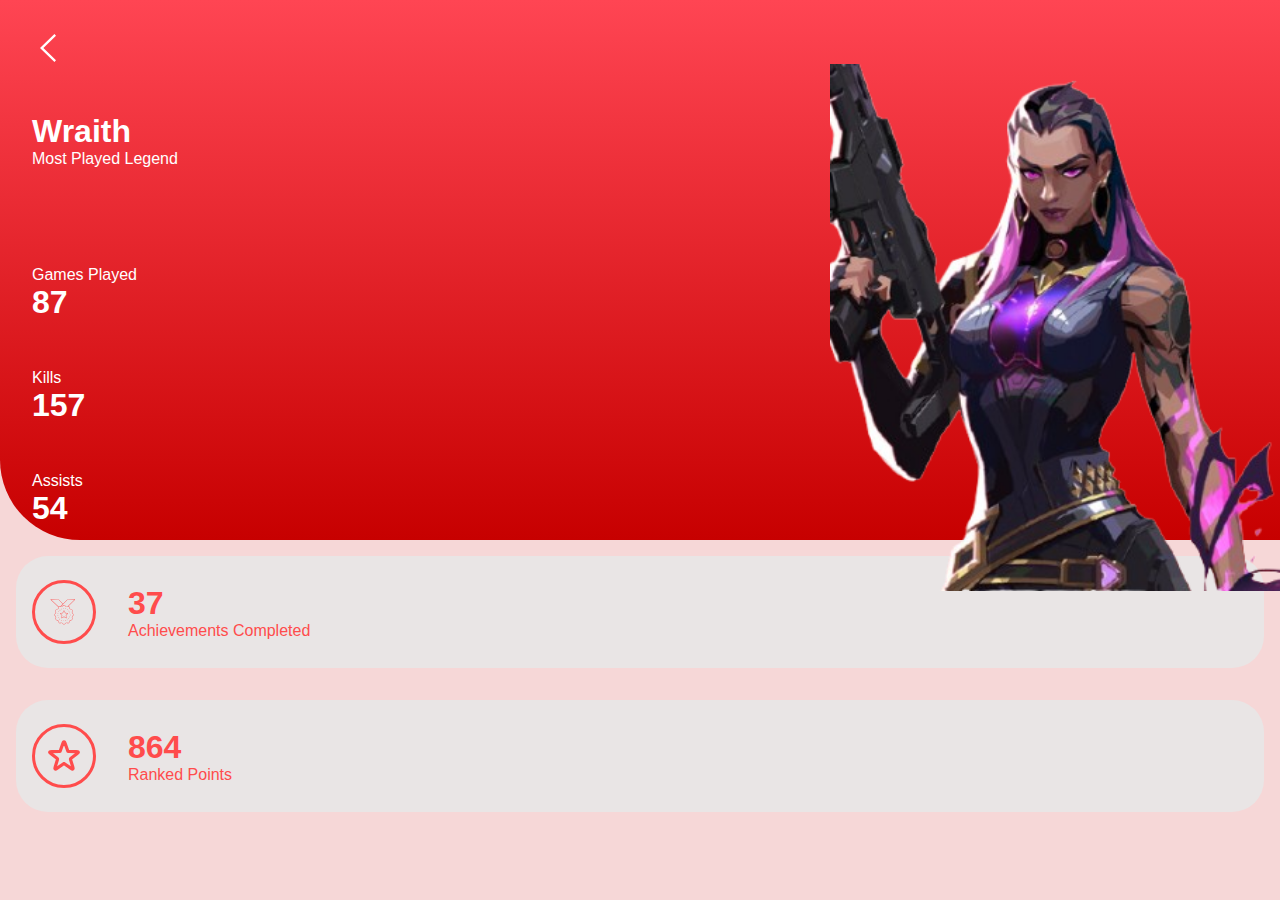
<file: task1/index.html>
<!DOCTYPE html>
<html lang="en">
<head>
  <meta charset="UTF-8">
  <meta name="viewport" content="width=device-width, initial-scale=1.0">
  <link rel="stylesheet" href="style.css">
  <title>CSS Battle - Task 1</title>
</head>
<body>
  <div class="main">
    <div class="top">
      <nav><img src="./assets/left-arrow-backup-2-svgrepo-com.svg" alt="arrow"></nav>
      <div class="content">
        <div class="text">
          <div class="heading">
            <h1>Wraith</h1>
            <p>Most Played Legend</p>
          </div>
          <div class="stats">
            <div class="sd">
              <p>Games Played</p>
              <h1>87</h1>
            </div>
            <div class="sd">
              <p>Kills</p>
              <h1>157</h1>
            </div>
            <div class="sd">
              <p>Assists</p>
              <h1>54</h1>
            </div>
          </div>
        </div>
        <img src="./assets/valorant-characters-reyna-removebg-preview.png" class="image" alt="">
      </div>
    </div>
    <div class="bottom">
      <div class="fst">
        <img src="./assets/achievement-badge-medal-svgrepo-com.svg" class="icon" alt="">
        <div class="text">
          <h1>37</h1>
          <p>Achievements Completed</p>
        </div>
      </div>
      <div class="fst">
        <img src="./assets/star-sharp-svgrepo-com.svg" class="icon" alt="">
        <div class="text">
          <h1>864</h1>
          <p>Ranked Points</p>
        </div>
      </div>
    </div>
  </div>
</body>
</html>
</file>
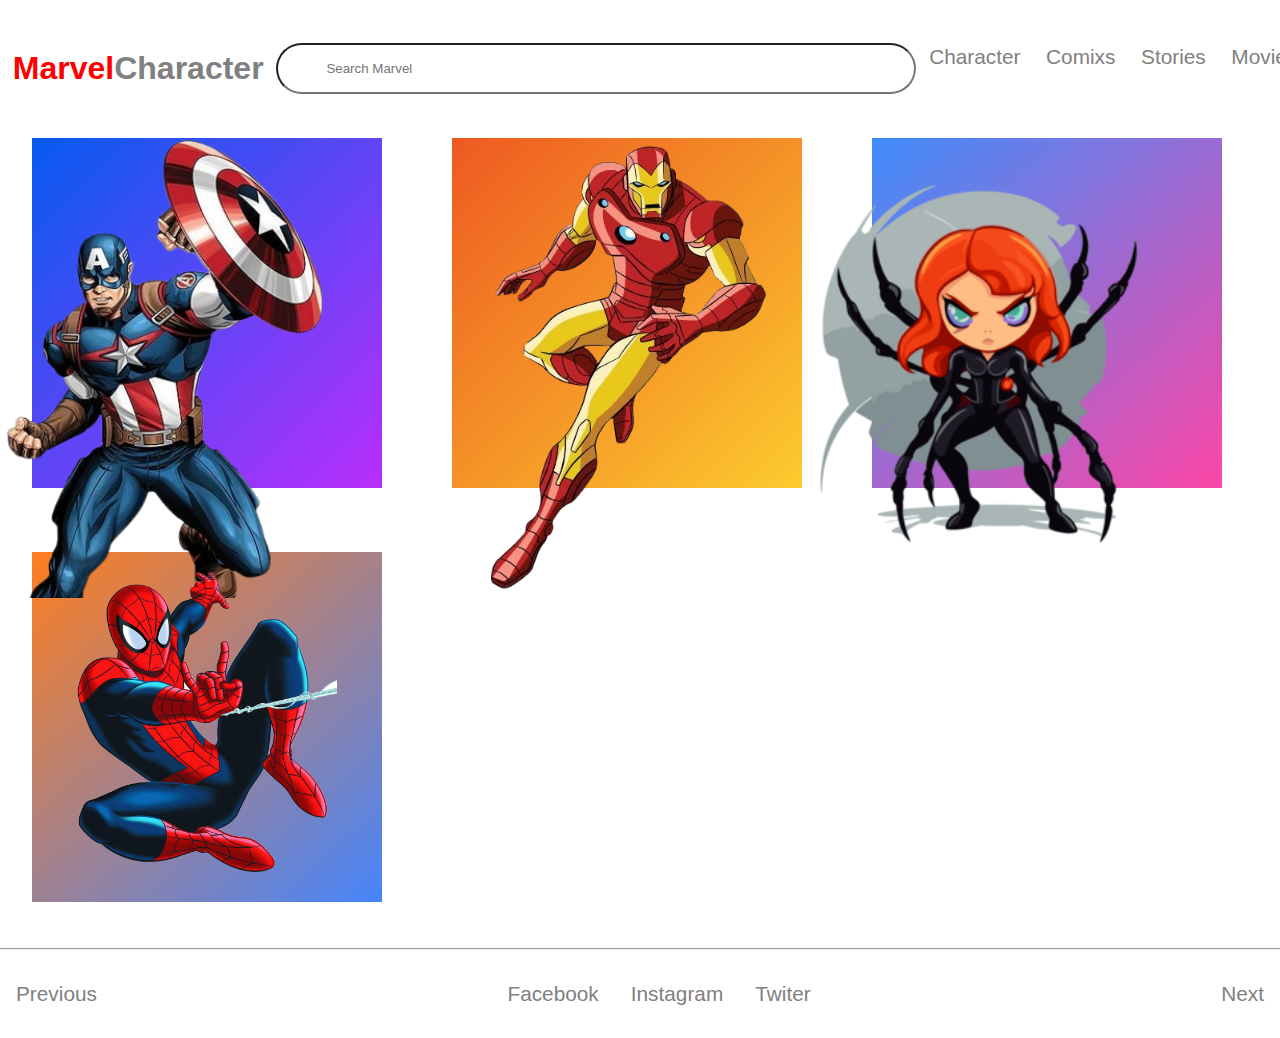
<file: task2/index.html>
<!DOCTYPE html>
<html lang="en">
  <head>
    <meta charset="UTF-8" />
    <meta name="viewport" content="width=device-width, initial-scale=1.0" />
    <title>Document</title>
    <link rel="stylesheet" href="index.css" />
  </head>
  <body>
    <main>
    <nav class="nav">
      <div class="heading">
        <h1 style="color: red">Marvel</h1>
        <h1 style="color: grey">  Character</h1>
      </div>
      <div class="searchBar">
        <input type="text" class="search" placeholder="Search Marvel" />
      </div>
      <div class="links">
        <ul>
          <li><a href="">Character</a></li>
          <li><a href="">Comixs</a></li>
          <li><a href="">Stories</a></li>
          <li><a href="">Movies</a></li>
          <li><a href="">TV Shows</a></li>
        </ul>
      </div>
    </nav>
    <div class="main">
        <div class="card1 card">
            <img src="./assets/captain.png" alt="">
            <!-- <div>
              <h1>Captain America</h1>
              <p>Steve Roger</p>
            </div> -->
        </div>
        <div class="card2 card">
            <img src="./assets/iron-man.png" alt="">
            <!-- <div>
              <h1>Iron man</h1>
              <p>Tony Stark</p>
            </div> -->
        </div>
        <div class="card3 card">
            <img src="./assets/widow.png" alt="">
        </div>
        <div class="card4 card">
            <img src="./assets/spiderman.png"  alt="">
        </div>
    </div>
    <hr>
    <footer>
      <p>Previous</p>
      <div>
        <p>Facebook</p>
        <p>Instagram</p>
        <p>Twiter</p>
      </div>
      <p>Next</p>
    </footer>
      
    
  </main>
  </body>
</html>
</file>
<file: task1/style.css>
*{
  margin: 0;
  padding: 0;
  box-sizing: border-box;
  font-family: 'Gill Sans', 'Gill Sans MT', Calibri, 'Trebuchet MS', sans-serif;
}

body {
  background: rgb(246, 215, 215);
}

.top{
  display: flex;
  flex-direction: column;
  height: 60vh;
  border-end-start-radius: 5rem;
  background: rgb(199,0,0);
background: linear-gradient(0deg, rgba(199,0,0,1) 0%, rgba(255,69,83,1) 100%);
}

.image{
  position: relative;
  overflow: hidden;
  width: 44rem;
}

nav {
  display: flex;
  align-items: center;
  justify-content: start;
  height: 6rem;
  padding-left: 2rem;
}
nav img {
  width: 2rem;
  padding-top: 2rem;
  color: rgb(216, 214, 214) !important;
}

.content {
  display: flex;
  justify-content: space-between;
  height: 100%;
}

.text {
  display: flex;
  flex-direction: column;
  justify-content: space-between;
  width: 60%;
  padding-left: 2rem;
}
.heading{
  color: white;
  height: 30%;
  display: flex;
  flex-direction: column;
  align-items: start;
  justify-content: center;
}

.heading h1 {
  font-size: 3rem;
}

.heading p {
  font-size: 1.2rem;
  position: relative;
  opacity: 6;
}

.bottom {
  color: #ff4c4c;
}

.stats{
  display: flex;
  flex-direction: column;
  justify-content: space-evenly;
  margin-bottom: 1rem;
  height: 70%;
}

.sd {
  color: white;
}

.sd h1{
  font-size: 2.5rem;
}
.sd p{
  position: relative;
  opacity: 6;
}

.bottom {
  display: flex;
  flex-direction: column;
  height: 40vh;
}

.fst {
  background-color: rgb(233, 229, 229);
  margin: 1rem;
  height: 7rem;
  border-radius: 2rem;
  display: flex;
  align-items: center;
}

.text{
  width: 100%;
}

.text h1 {
  font-size: 2rem;
}
.text p {
  font-size: 1rem;
  opacity: 6;
  position: relative;
}

.icon {
  width: 3rem;
  margin-left: 1rem;
  padding: 10px;
  border: 3px solid #ff4c4c;
  border-radius: 50%;
  width: 4rem;
}
</file>
<file: task2/index.css>
* {
  margin: 0;
  padding: 0;
  font-family: Arial, Helvetica, sans-serif;
}

main{
    display: flex;
    flex-direction: column;
    justify-content: center;
    align-items: center;
}

nav {
  background-color: white;
  display: flex;
  justify-content: space-between;
  align-items: center;
  width: 100%;
  max-width: 120rem;
  padding: 2rem 0 0 0;

}


.heading {
  display: flex;
  justify-content: center;
  padding: 1vw;
  background-color: white;
  width: fit-content;
}

.searchBar input {
  width: 60vh;
  border-radius: 3rem;
  outline: none;
  padding: 1rem 3rem;
}

.links {
  display: flex;
font-size: 1.3rem;
}

.links ul {
  display: flex;
}

.links ul li {
  display: flex;
  text-decoration: aqua;
  color: white;
  padding: 1vw;
}

.links ul li a {
  display: flex;
  text-decoration: none;
  color: grey;
}

.main {
  display: flex;
  flex-wrap: wrap;
  background-color: white;
  margin-right: 2vw;
  height: 90vh;
  display: flex;
  justify-content: space-between;
max-width: 120rem;
  align-items: center;
  text-align: center;
}

.card {
  width: 350px;
  height: 350px;
  margin: 2rem;
}
.card img {
  height: 460px;
  z-index: 2;
}

.card1 img {
  position: relative;
  right: 160px;
}

.card3 img {
    position: relative;
    right: 120px;
}

.card4 img {
    height: 300px;
    position: relative;
    top: 20px;
}

.card1 {
  background: rgb(6, 91, 240);
  background: linear-gradient(
    135deg,
    rgba(6, 91, 240, 1) 0%,
    rgba(186, 46, 252, 1) 100%
  );
  justify-content: center;
  align-items: center;
}

.card2 {
  background: rgb(238, 89, 33);
  background: linear-gradient(
    135deg,
    rgba(238, 89, 33, 1) 0%,
    rgba(252, 203, 46, 1) 100%
  );
}

.card3 {
  background: rgb(63, 141, 251);
  background: linear-gradient(
    138deg,
    rgba(63, 141, 251, 1) 0%,
    rgba(252, 70, 167, 1) 100%
  );
}

.card4 {
  background: rgb(255, 126, 31);
  background: linear-gradient(
    138deg,
    rgba(255, 126, 31, 1) 0%,
    rgba(70, 133, 252, 1) 100%
  );
}

footer {
    /* border-top:2px solid gray ; */
    padding-top: 4rem;
    display: flex;
    justify-content: space-between;
    align-items: center;
    width: 100%;
    max-width: 120rem;
    padding: 0 2rem 2rem 2rem;
}

footer p {
    font-size: 1.3rem;
    color: grey;
    margin: 0 1rem 0 1rem;
}

footer div {
    display: flex;
    justify-content: space-between;
    align-items: center;
}

hr {
    width: 100%;
    margin: 2rem 0;
}
</file>
